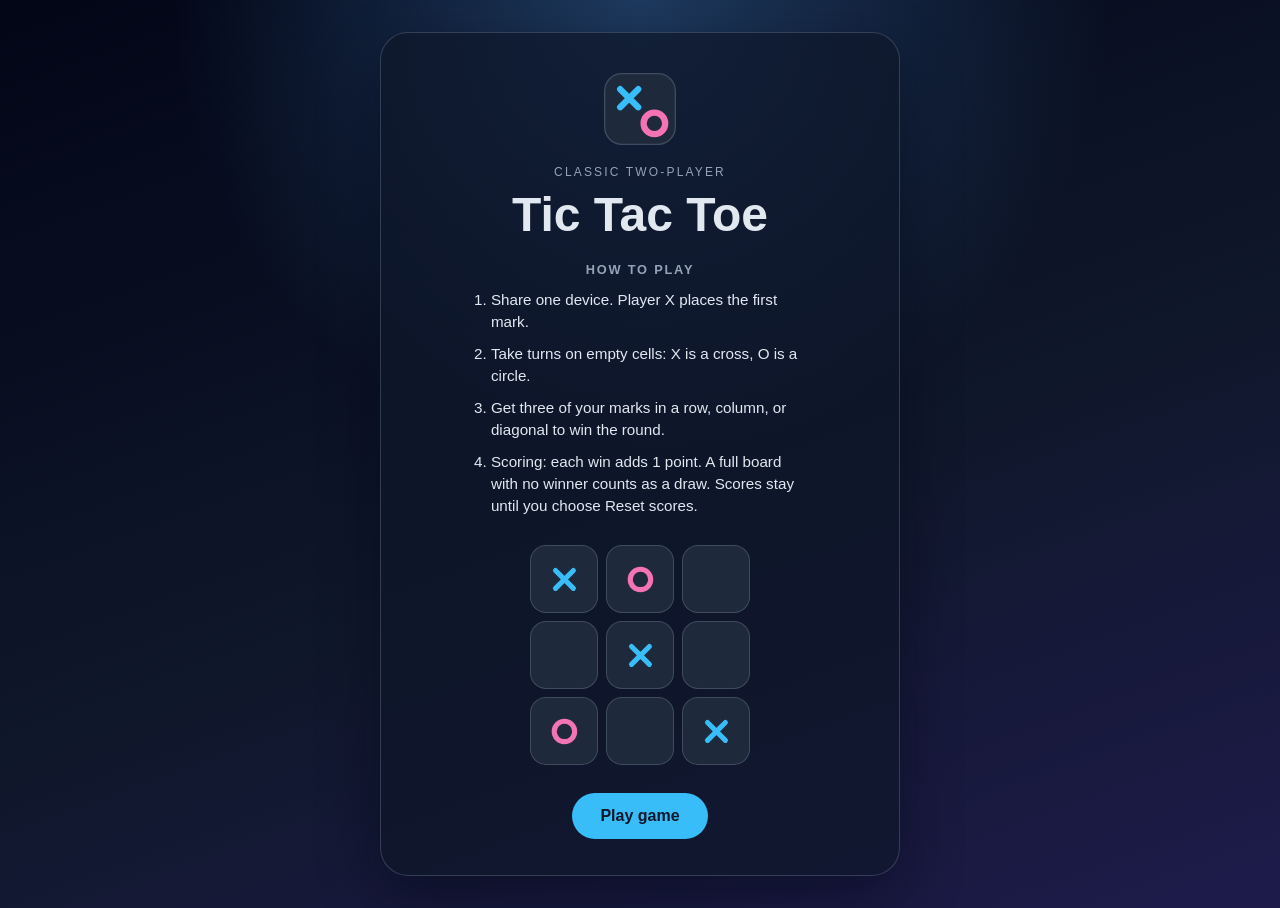
<file: index.html>
<!DOCTYPE html>
<html lang="en">
  <head>
    <meta charset="UTF-8" />
    <meta name="viewport" content="width=device-width, initial-scale=1.0" />
    <title>Play Tic Tac Toe</title>
    <link rel="icon" href="logo.svg" type="image/svg+xml" />
    <link rel="stylesheet" href="styles.css" />
  </head>
  <body>
    <main class="landing">
      <section class="landing-card">
        <img class="logo" src="logo.svg" alt="Tic Tac Toe" />
        <p class="eyebrow">Classic two-player</p>
        <h1>Tic Tac Toe</h1>
        <section class="how-to" aria-labelledby="how-to-heading">
          <h2 id="how-to-heading">How to play</h2>
          <ol>
            <li>Share one device. Player X places the first mark.</li>
            <li>Take turns on empty cells: X is a cross, O is a circle.</li>
            <li>Get three of your marks in a row, column, or diagonal to win the round.</li>
            <li>
              Scoring: each win adds 1 point. A full board with no winner counts
              as a draw. Scores stay until you choose Reset scores.
            </li>
          </ol>
        </section>
        <div class="landing-preview" aria-hidden="true">
          <span class="cell x"><svg class="glyph" viewBox="0 0 64 64"><path d="M18 18 L46 46 M46 18 L18 46" fill="none" stroke="currentColor" stroke-width="8" stroke-linecap="round"/></svg></span>
          <span class="cell o"><svg class="glyph" viewBox="0 0 64 64"><circle cx="32" cy="32" r="16" fill="none" stroke="currentColor" stroke-width="8"/></svg></span>
          <span class="cell"></span>
          <span class="cell"></span>
          <span class="cell x"><svg class="glyph" viewBox="0 0 64 64"><path d="M18 18 L46 46 M46 18 L18 46" fill="none" stroke="currentColor" stroke-width="8" stroke-linecap="round"/></svg></span>
          <span class="cell"></span>
          <span class="cell o"><svg class="glyph" viewBox="0 0 64 64"><circle cx="32" cy="32" r="16" fill="none" stroke="currentColor" stroke-width="8"/></svg></span>
          <span class="cell"></span>
          <span class="cell x"><svg class="glyph" viewBox="0 0 64 64"><path d="M18 18 L46 46 M46 18 L18 46" fill="none" stroke="currentColor" stroke-width="8" stroke-linecap="round"/></svg></span>
        </div>
        <a class="play-button" href="game.html">Play game</a>
      </section>
    </main>
  </body>
</html>
</file>
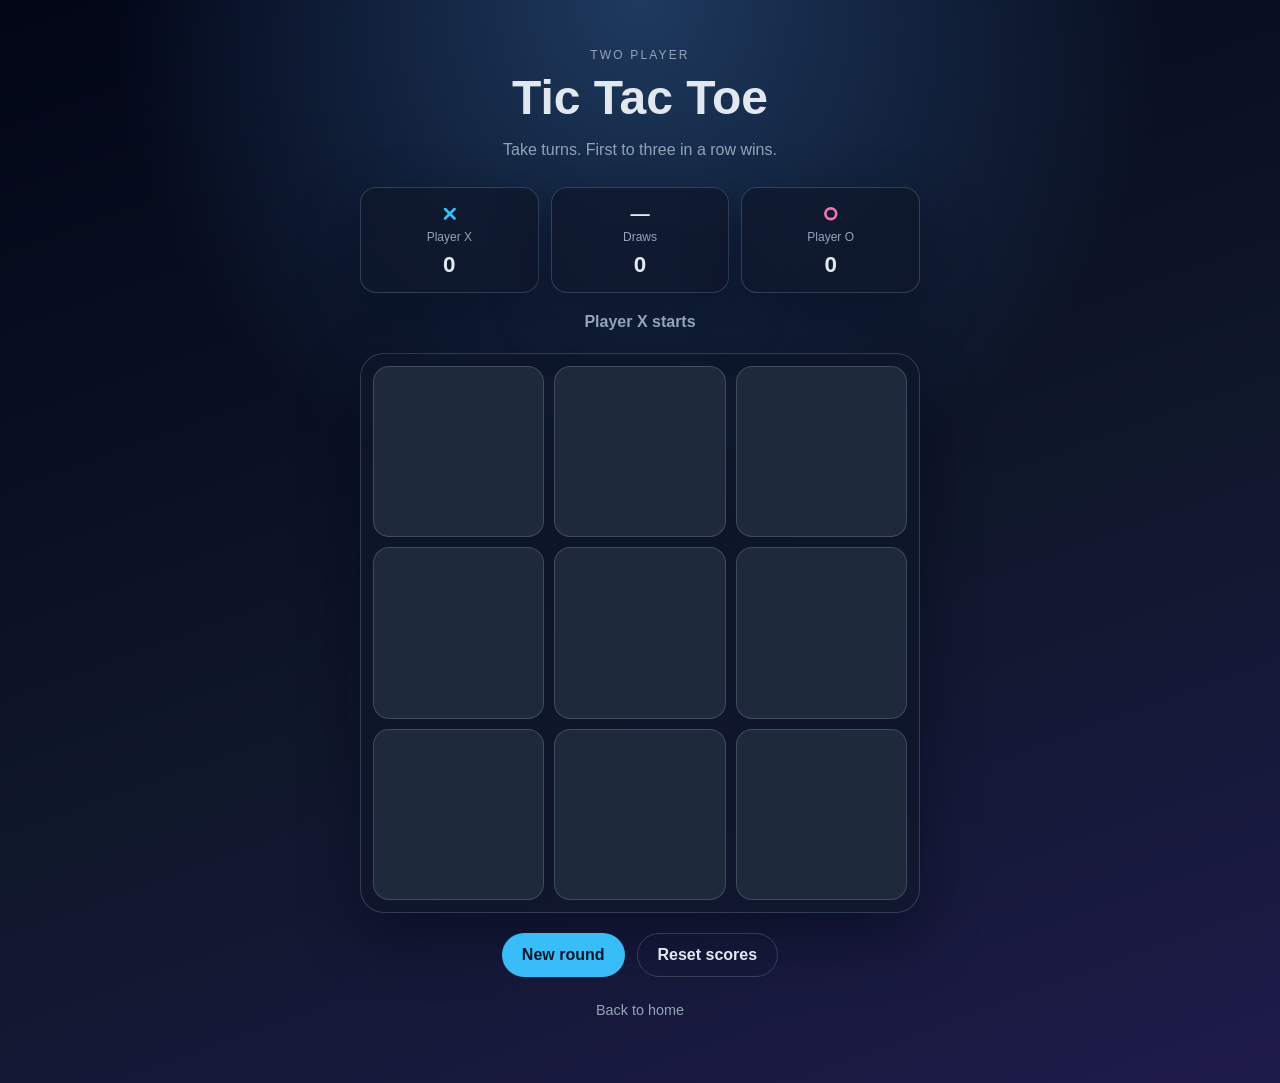
<file: game.html>
<!DOCTYPE html>
<html lang="en">
  <head>
    <meta charset="UTF-8" />
    <meta name="viewport" content="width=device-width, initial-scale=1.0" />
    <title>Tic Tac Toe</title>
    <link rel="stylesheet" href="styles.css" />
  </head>
  <body>
    <main class="app">
      <header class="header">
        <p class="eyebrow">Two player</p>
        <h1>Tic Tac Toe</h1>
        <p class="subtitle">Take turns. First to three in a row wins.</p>
      </header>

      <section class="scoreboard" aria-label="Scoreboard">
        <article class="score-card" data-player="X">
          <span class="mark" aria-hidden="true"><svg class="glyph" viewBox="0 0 64 64"><path d="M18 18 L46 46 M46 18 L18 46" fill="none" stroke="currentColor" stroke-width="8" stroke-linecap="round"/></svg></span>
          <span class="label">Player X</span>
          <strong id="score-x">0</strong>
        </article>
        <article class="score-card draws">
          <span class="mark">—</span>
          <span class="label">Draws</span>
          <strong id="score-draw">0</strong>
        </article>
        <article class="score-card" data-player="O">
          <span class="mark" aria-hidden="true"><svg class="glyph" viewBox="0 0 64 64"><circle cx="32" cy="32" r="16" fill="none" stroke="currentColor" stroke-width="8"/></svg></span>
          <span class="label">Player O</span>
          <strong id="score-o">0</strong>
        </article>
      </section>

      <p id="status" class="status" role="status" aria-live="polite">
        Player X starts
      </p>

      <div
        id="board"
        class="board"
        role="grid"
        aria-label="Tic tac toe board"
      ></div>

      <div class="actions">
        <button id="new-round" type="button">New round</button>
        <button id="reset-scores" type="button" class="ghost">Reset scores</button>
      </div>

      <p class="back-wrap">
        <a class="back-link" href="index.html">Back to home</a>
      </p>
    </main>

    <script src="script.js"></script>
  </body>
</html>
</file>
<file: styles.css>
:root {
  --bg: #0f172a;
  --panel: rgba(15, 23, 42, 0.72);
  --line: rgba(148, 163, 184, 0.28);
  --text: #e2e8f0;
  --muted: #94a3b8;
  --x: #38bdf8;
  --o: #f472b6;
  --win: #34d399;
  --shadow: 0 24px 60px rgba(2, 6, 23, 0.45);
}

* {
  box-sizing: border-box;
}

body {
  margin: 0;
  min-height: 100vh;
  font-family: "Avenir Next", "Segoe UI", sans-serif;
  color: var(--text);
  background:
    radial-gradient(circle at top, #1e3a5f 0%, transparent 42%),
    linear-gradient(160deg, #020617 0%, #0f172a 55%, #1e1b4b 100%);
}

.app {
  width: min(560px, calc(100% - 32px));
  margin: 0 auto;
  padding: 48px 0 64px;
}

.header {
  text-align: center;
}

.eyebrow {
  margin: 0 0 8px;
  letter-spacing: 0.18em;
  text-transform: uppercase;
  font-size: 0.75rem;
  color: var(--muted);
}

h1 {
  margin: 0;
  font-size: clamp(2rem, 6vw, 3rem);
}

.subtitle,
.status {
  color: var(--muted);
}

.scoreboard {
  display: grid;
  grid-template-columns: repeat(3, 1fr);
  gap: 12px;
  margin: 28px 0 20px;
}

.score-card {
  background: var(--panel);
  border: 1px solid var(--line);
  border-radius: 16px;
  padding: 14px 12px;
  text-align: center;
  box-shadow: var(--shadow);
}

.score-card .mark {
  display: grid;
  place-items: center;
  min-height: 1.5rem;
  font-weight: 700;
  font-size: 1.2rem;
}

.glyph {
  width: 62%;
  height: 62%;
  display: block;
}

.score-card .glyph {
  width: 1.35rem;
  height: 1.35rem;
}

.score-card[data-player="X"] .mark,
.cell.x {
  color: var(--x);
}

.score-card[data-player="O"] .mark,
.cell.o {
  color: var(--o);
}

.score-card .label {
  display: block;
  margin: 4px 0 8px;
  font-size: 0.75rem;
  color: var(--muted);
}

.score-card strong {
  font-size: 1.4rem;
}

.status {
  min-height: 1.5rem;
  margin: 0 0 16px;
  text-align: center;
  font-weight: 600;
}

.status.win {
  color: var(--win);
}

.board {
  display: grid;
  grid-template-columns: repeat(3, 1fr);
  gap: 10px;
  padding: 12px;
  background: var(--panel);
  border: 1px solid var(--line);
  border-radius: 24px;
  box-shadow: var(--shadow);
}

.cell {
  aspect-ratio: 1;
  display: grid;
  place-items: center;
  border: 1px solid rgba(148, 163, 184, 0.28);
  border-radius: 16px;
  background: #1e293b;
  cursor: pointer;
  color: inherit;
  transition: transform 0.12s ease, background 0.12s ease;
}

.cell:hover:not(:disabled) {
  transform: translateY(-2px);
  background: #1e293b;
}

.cell:disabled {
  cursor: default;
}

.cell.win {
  background: rgba(52, 211, 153, 0.18);
  box-shadow: inset 0 0 0 2px var(--win);
}

.actions {
  display: flex;
  justify-content: center;
  gap: 12px;
  margin-top: 20px;
}

button {
  border: 0;
  border-radius: 999px;
  padding: 12px 20px;
  font: inherit;
  font-weight: 700;
  cursor: pointer;
  background: #38bdf8;
  color: #0f172a;
}

button.ghost {
  background: transparent;
  color: var(--text);
  border: 1px solid var(--line);
}

.landing {
  min-height: 100vh;
  display: grid;
  place-items: center;
  padding: 32px 16px;
}

.landing-card {

  width: min(520px, 100%);
  text-align: center;
  padding: 40px 28px 36px;
  background: var(--panel);
  border: 1px solid var(--line);
  border-radius: 28px;
  box-shadow: var(--shadow);
}

.logo {
  display: block;
  width: 72px;
  height: auto;
  margin: 0 auto 20px;
}

.landing-card .subtitle {
  margin: 12px auto 0;
  max-width: 34ch;
}

.how-to {
  margin: 20px auto 0;
  max-width: 38ch;
  text-align: left;
}

.how-to h2 {
  margin: 0 0 12px;
  font-size: 0.8rem;
  font-weight: 700;
  letter-spacing: 0.14em;
  text-transform: uppercase;
  color: var(--muted);
  text-align: center;
}

.how-to ol {
  margin: 0;
  padding-left: 1.25rem;
  color: var(--text);
  font-size: 0.95rem;
  line-height: 1.45;
}

.how-to li + li {
  margin-top: 10px;
}

.landing-preview {
  display: grid;
  grid-template-columns: repeat(3, 1fr);
  gap: 8px;
  width: min(220px, 70%);
  margin: 28px auto;
}

.landing-preview .cell {
  pointer-events: none;
}

.play-button {
  display: inline-block;
  border-radius: 999px;
  padding: 14px 28px;
  font-weight: 700;
  text-decoration: none;
  background: #38bdf8;
  color: #0f172a;
}

.play-button:hover {
  transform: translateY(-1px);
}

.back-wrap {
  margin: 24px 0 0;
  text-align: center;
}

.back-link {
  color: var(--muted);
  text-decoration: none;
  font-size: 0.9rem;
}

.back-link:hover {
  color: var(--text);
}

@media (max-width: 520px) {
  .score-card .label {
    font-size: 0.68rem;
  }
}
</file>
